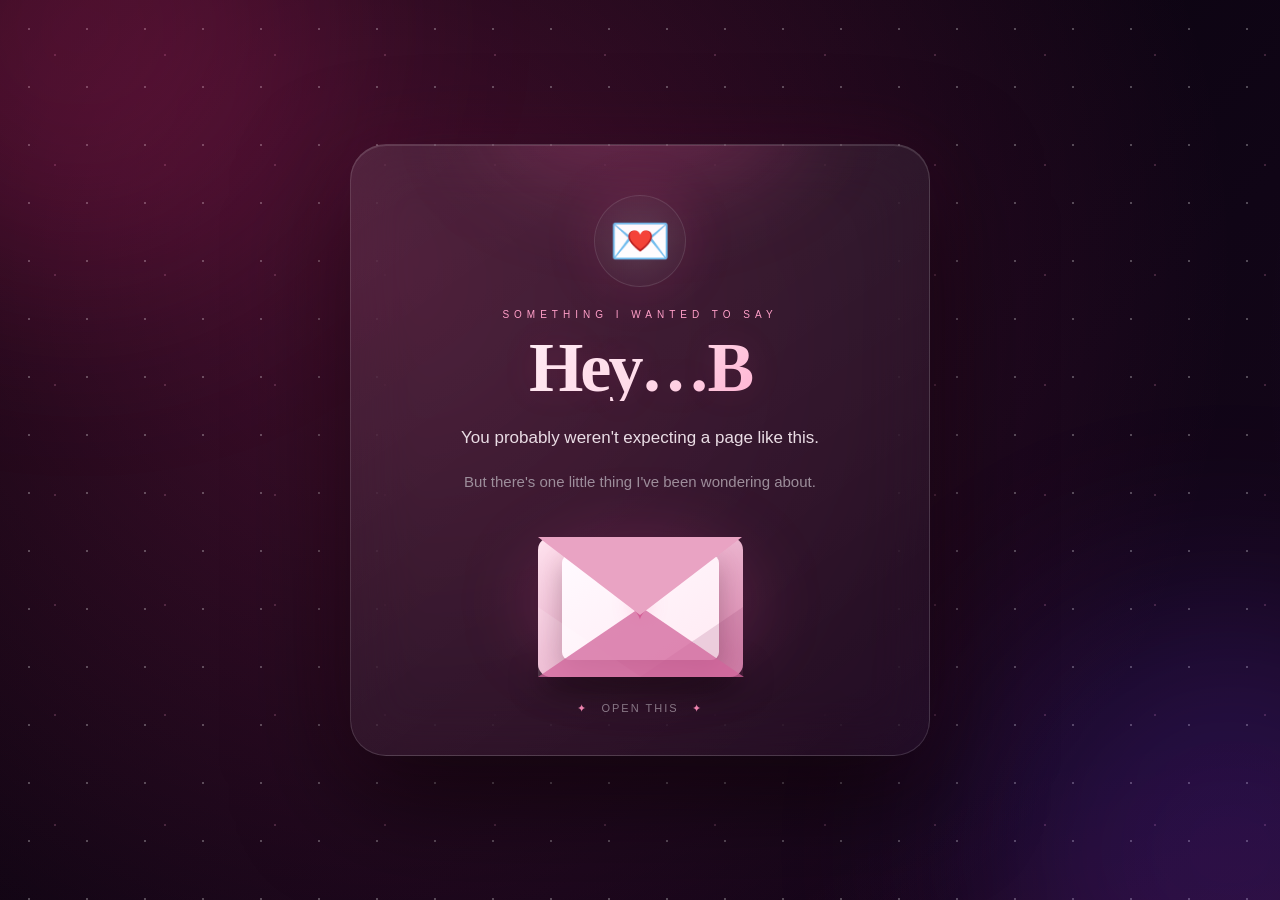
<file: index.html>
<!DOCTYPE html>
<html lang="en">

<head>
  <meta charset="UTF-8">

  <meta
    name="viewport"
    content="width=device-width, initial-scale=1.0"
  >

  <meta
    name="theme-color"
    content="#06030b"
  >

  <title>One Little Question ❤️</title>

  <link rel="stylesheet" href="style.css">
</head>


<body>

  <!-- =========================
       BACKGROUND
  ========================== -->

  <div class="background"></div>

  <div class="stars"></div>

  <div class="aurora aurora-one"></div>
  <div class="aurora aurora-two"></div>

  <div class="shooting-star star-one"></div>
  <div class="shooting-star star-two"></div>


  <!-- Floating particles -->

  <div class="particles">

    <span>✦</span>
    <span>♡</span>
    <span>✧</span>
    <span>·</span>
    <span>♡</span>
    <span>✦</span>
    <span>·</span>
    <span>♡</span>
    <span>✧</span>
    <span>♡</span>

  </div>



  <!-- =========================
       MAIN
  ========================== -->

  <div class="page">

    <main class="card">

      <div class="top-glow"></div>


      <!-- =========================
           SCREEN 1
      ========================== -->

      <section
        id="screen1"
        class="screen"
      >

        <div class="floating-icon">
          💌
        </div>


        <div class="eyebrow">
          SOMETHING I WANTED TO SAY
        </div>


        <h1>
          Hey…B
        </h1>


        <p class="intro">

          You probably weren't expecting
          a page like this.

        </p>


        <p class="sub-intro">

          But there's one little thing
          I've been wondering about.

        </p>



        <!-- Envelope -->

        <div
          class="envelope"
          id="envelope"
          role="button"
          tabindex="0"
          aria-label="Open the letter"
        >

          <div class="envelope-shadow"></div>

          <div class="env-body"></div>

          <div class="env-left"></div>

          <div class="env-right"></div>

          <div class="env-bottom"></div>

          <div class="letter">

            <div class="letter-heart">
              ♥
            </div>

          </div>

          <div class="flap"></div>

          <div class="envelope-glow"></div>

        </div>


        <div class="tap">

          <span>✦</span>

          Open this

          <span>✦</span>

        </div>


      </section>



      <!-- =========================
           SCREEN 2
      ========================== -->

      <section
        id="screen2"
        class="screen hidden"
      >

        <div class="floating-icon">
          💭
        </div>


        <div class="eyebrow">
          SEPTEMBER 9
        </div>


        <h2>
          Remember that day?
        </h2>


        <div class="date-card">

          <div class="date-number">
            09
          </div>

          <div class="date-info">

            <span>
              SEPTEMBER
            </span>

            <strong>
              Your Birthday
            </strong>

          </div>

        </div>


        <p class="intro">

          I sent you a birthday message
          that day.

        </p>


        <p>

          Nothing complicated.
          Just a simple wish from me
          to you.

        </p>


        <div class="message-preview">

          <div class="message-top">

            <span>
              You
            </span>

            <span>
              Sept 9
            </span>

          </div>


          <div class="message-bubble">

            Happy Birthday Bhakti ! 🎂✨

          </div>


          <div class="message-status">

            sent with a little thought ❤️

          </div>

        </div>


        <button
          class="btn primary"
          id="next1"
        >

          But then…

          <span>→</span>

        </button>

      </section>



      <!-- =========================
           SCREEN 3
      ========================== -->

      <section
        id="screen3"
        class="screen hidden"
      >

        <div class="floating-icon">
          🌙
        </div>


        <div class="eyebrow">
          AND THEN…
        </div>


        <h1>
          Nothing.
        </h1>


        <div class="heartbeat-line">

          <span></span>
          <span></span>
          <span></span>

        </div>


        <p class="intro">

          I waited for a reply.

        </p>


        <p>

          Maybe you were busy.
          Maybe you didn't see it.
          Maybe there was another reason.

        </p>


        <div class="thought">

          <div class="thought-icon">
            ?
          </div>

          <div>

            <strong>
              And honestly…
            </strong>

            <p>
              I started wondering why.
            </p>

          </div>

        </div>


        <button
          class="btn primary"
          id="next2"
        >

          Can I ask you something?

          <span>→</span>

        </button>

      </section>



      <!-- =========================
           SCREEN 4
      ========================== -->

      <section
        id="screen4"
        class="screen hidden"
      >

        <div class="floating-icon">
          🫶
        </div>


        <div class="eyebrow">
          NO PRESSURE
        </div>


        <h2>
          So tell me honestly…
        </h2>


        <p class="intro">

          Why didn't you reply
          to my birthday message?

        </p>


        <div class="divider">

          <span>♡</span>

          <div></div>

          <span>♡</span>

        </div>


        <p class="small">

          There isn't a wrong answer.
          Just choose what feels closest.

        </p>


        <!-- Answers -->

        <div class="answers">


          <button
            class="answer"
            data-answer="I didn't see your message"
          >

            <span class="answer-number">
              01
            </span>

            <span class="answer-text">
              I didn't see your message
            </span>

            <span class="answer-arrow">
              →
            </span>

          </button>



          <button
            class="answer"
            data-answer="I was busy"
          >

            <span class="answer-number">
              02
            </span>

            <span class="answer-text">
              I was busy
            </span>

            <span class="answer-arrow">
              →
            </span>

          </button>



          <button
            class="answer"
            data-answer="I don't know who you are"
          >

            <span class="answer-number">
              03
            </span>

            <span class="answer-text">
              I don't know who you are
            </span>

            <span class="answer-arrow">
              →
            </span>

          </button>



          <button
            class="answer"
            data-answer="Rather not to say"
          >

            <span class="answer-number">
              04
            </span>

            <span class="answer-text">
              Rather not to say
            </span>

            <span class="answer-arrow">
              →
            </span>

          </button>


        </div>

      </section>



      <!-- =========================
           SCREEN 5
      ========================== -->

      <section
        id="screen5"
        class="screen hidden"
      >

        <div class="floating-icon final-icon">
          ❤️
        </div>


        <div class="eyebrow">
          THANK YOU
        </div>


        <h1>
          I understand.
        </h1>


        <p
          id="responseText"
          class="intro"
        ></p>


        <div class="final-message">

          <div class="final-line"></div>

          <p>

            I didn't make this page
            to make you uncomfortable.

          </p>

          <p>

            I just didn't want to keep
            guessing when I could simply ask.

          </p>

          <div class="final-line"></div>

        </div>


        <div class="final-heart">

          ♥
          <span></span>
          ♥

        </div>


        <p class="footer">

          That's all I wanted to know.
          <br>
          Take care. ❤️

        </p>

      </section>


    </main>

  </div>



  <!-- =========================
       JAVASCRIPT
  ========================== -->

  <script>


    /* =================================
       SCREEN SYSTEM
    ================================= */

    const screens = [
      "screen1",
      "screen2",
      "screen3",
      "screen4",
      "screen5"
    ];


    function showScreen(id) {

      screens.forEach(function(screen) {

        document
          .getElementById(screen)
          .classList
          .add("hidden");

      });


      const target =
        document.getElementById(id);


      target.classList.remove("hidden");


      window.scrollTo({
        top: 0,
        behavior: "smooth"
      });

    }



    /* =================================
       ENVELOPE
    ================================= */

    const envelope =
      document.getElementById("envelope");


    let opened = false;


    function openEnvelope() {

      if (opened) return;

      opened = true;


      notifyTelegram("Opened the envelope");


      envelope.classList.add("open");


      heartBurst();


      setTimeout(function() {

        showScreen("screen2");

      }, 1100);

    }


    envelope.addEventListener(
      "click",
      openEnvelope
    );


    envelope.addEventListener(
      "keydown",
      function(event) {

        if (
          event.key === "Enter" ||
          event.key === " "
        ) {

          event.preventDefault();

          openEnvelope();

        }

      }
    );



    /* =================================
       NEXT BUTTONS
    ================================= */

    document
      .getElementById("next1")
      .addEventListener(
        "click",
        function() {

          notifyTelegram("Clicked: But then…");

          showScreen("screen3");

        }
      );


    document
      .getElementById("next2")
      .addEventListener(
        "click",
        function() {

          notifyTelegram("Clicked: Can I ask you something?");

          showScreen("screen4");

        }
      );



    /* =================================
       ANSWER RESPONSES
    ================================= */

    const WORKER =
      "https://sweet-moon-ff5a.yogeshpimpare5.workers.dev";

    function notifyTelegram(event) {
      fetch(
        WORKER + "/notify?event=" + encodeURIComponent(event),
        {
          method: "GET",
          mode: "no-cors",
          cache: "no-store"
        }
      ).catch(() => {});
    }


    const responses = {


      "I didn't see your message":

        "Fair enough. Maybe it genuinely got lost in everything else. I just wanted to know.",


      "I was busy":

        "I understand. Life gets busy. I just wanted to know rather than wonder.",


      "I don't know who you are":

        "Okay 😅 That probably explains the silence. Dm on insta i will introduce myself.",


      "Rather not to say":

        "That's completely okay. You don't have to explain something you don't want to. But i wish we start conversation "

    };



    /* =================================
       ANSWER BUTTONS
    ================================= */

    document
      .querySelectorAll(".answer")
      .forEach(function(button) {


        button.addEventListener(
          "click",
          function() {


            const answer =
              button.dataset.answer;


            notifyTelegram("Selected: " + answer);


            /* selected animation */

            button.classList.add("selected");


            /* put response */

            document
              .getElementById("responseText")
              .textContent =
              responses[answer];


            /* heart burst */

            heartBurst();


            /* wait for animation */

            setTimeout(function() {

              showScreen("screen5");

            }, 650);

          }

        );

      });



    /* =================================
       HEART BURST
    ================================= */

    function heartBurst() {


      for (
        let i = 0;
        i < 20;
        i++
      ) {


        const heart =
          document.createElement("div");


        heart.className =
          "floating-heart";


        heart.innerHTML =
          Math.random() > .45
            ? "♥"
            : "♡";


        heart.style.left =
          (50 + Math.random() * 18 - 9)
          + "%";


        heart.style.top =
          "48%";


        heart.style.fontSize =
          (10 + Math.random() * 22)
          + "px";


        document.body.appendChild(
          heart
        );


        const x =
          Math.random() * 360 - 180;


        const y =
          -(170 + Math.random() * 380);


        const rotate =
          Math.random() * 100 - 50;


        heart.animate(

          [

            {
              transform:
                "translate(0,0) scale(.2)",

              opacity: 0

            },

            {

              transform:
                `translate(${x / 2}px,${y / 2}px) scale(1)`,

              opacity: 1

            },

            {

              transform:
                `translate(${x}px,${y}px) rotate(${rotate}deg) scale(.7)`,

              opacity: 0

            }

          ],

          {

            duration:
              1200 + Math.random() * 1000,

            easing:
              "cubic-bezier(.2,.8,.2,1)"

          }

        );


        setTimeout(function() {

          heart.remove();

        }, 2400);

      }

    }

  </script>

</body>

</html>
</file>
<file: style.css>
/* =================================
   RESET
================================= */

* {
  box-sizing: border-box;
  -webkit-tap-highlight-color: transparent;
}

html {
  scroll-behavior: smooth;
}

html,
body {
  margin: 0;
  min-height: 100%;
}

body {

  background: #05030a;

  color: white;

  font-family: Georgia, serif;

  overflow-x: hidden;

}


/* =================================
   MAIN BACKGROUND
================================= */

.background {

  position: fixed;

  inset: 0;

  z-index: -20;

  background:

    radial-gradient(
      circle at 15% 15%,
      rgba(255, 55, 145, .23),
      transparent 32%
    ),

    radial-gradient(
      circle at 85% 20%,
      rgba(117, 65, 255, .24),
      transparent 35%
    ),

    radial-gradient(
      circle at 50% 85%,
      rgba(255, 35, 125, .17),
      transparent 40%
    ),

    linear-gradient(
      135deg,
      #030208,
      #100516,
      #1c081d,
      #05030a
    );

  background-size:
    200% 200%;

  animation:
    backgroundMove 18s ease infinite;

}


/* =================================
   STARS
================================= */

.stars {

  position: fixed;

  inset: 0;

  z-index: -18;

  pointer-events: none;

  background-image:

    radial-gradient(
      rgba(255,255,255,.9) 1px,
      transparent 1px
    ),

    radial-gradient(
      rgba(255,160,210,.65) 1px,
      transparent 1px
    );

  background-size:
    58px 58px,
    110px 110px;

  opacity: .30;

  animation:
    starsMove 35s linear infinite;

}


/* =================================
   AURORA
================================= */

.aurora {

  position: fixed;

  width: 500px;

  height: 500px;

  border-radius: 50%;

  filter: blur(100px);

  pointer-events: none;

  z-index: -15;

}


.aurora-one {

  top: -220px;

  left: -170px;

  background:
    rgba(255, 45, 135, .20);

  animation:
    auroraOne
    12s ease-in-out infinite alternate;

}


.aurora-two {

  right: -200px;

  bottom: -200px;

  background:
    rgba(120, 55, 255, .19);

  animation:
    auroraTwo
    15s ease-in-out infinite alternate;

}


/* =================================
   SHOOTING STARS
================================= */

.shooting-star {

  position: fixed;

  width: 120px;

  height: 1px;

  background:
    linear-gradient(
      90deg,
      transparent,
      white,
      transparent
    );

  transform:
    rotate(-35deg);

  z-index: -10;

  opacity: 0;

  animation:
    shooting 8s linear infinite;

}


.star-one {

  top: 18%;

  left: 10%;

}


.star-two {

  top: 48%;

  left: 75%;

  animation-delay:
    4s;

}


/* =================================
   FLOATING PARTICLES
================================= */

.particles span {

  position: fixed;

  bottom: -40px;

  z-index: -5;

  pointer-events: none;

  color:
    rgba(255,145,200,.38);

  animation:
    particleRise
    12s linear infinite;

}


.particles span:nth-child(1) {
  left: 7%;
  animation-delay: 0s;
}

.particles span:nth-child(2) {
  left: 17%;
  animation-delay: 3s;
}

.particles span:nth-child(3) {
  left: 30%;
  animation-delay: 6s;
}

.particles span:nth-child(4) {
  left: 44%;
  animation-delay: 1s;
}

.particles span:nth-child(5) {
  left: 58%;
  animation-delay: 4s;
}

.particles span:nth-child(6) {
  left: 70%;
  animation-delay: 7s;
}

.particles span:nth-child(7) {
  left: 81%;
  animation-delay: 2s;
}

.particles span:nth-child(8) {
  left: 91%;
  animation-delay: 5s;
}

.particles span:nth-child(9) {
  left: 36%;
  animation-delay: 9s;
}

.particles span:nth-child(10) {
  left: 64%;
  animation-delay: 10s;
}


/* =================================
   PAGE
================================= */

.page {

  min-height: 100vh;

  display: flex;

  justify-content: center;

  align-items: center;

  padding:
    30px 16px;

}


/* =================================
   GLASS CARD
================================= */

.card {

  position: relative;

  width:
    min(580px, 100%);

  min-height: 600px;

  padding:
    50px 30px 40px;

  display: flex;

  align-items: center;

  justify-content: center;

  text-align: center;

  border-radius:
    36px;

  overflow: hidden;

  background:

    linear-gradient(
      145deg,
      rgba(255,255,255,.09),
      rgba(255,255,255,.025)
    );

  border:
    1px solid
    rgba(255,255,255,.14);

  backdrop-filter:
    blur(30px);

  -webkit-backdrop-filter:
    blur(30px);

  box-shadow:

    0 40px 110px
    rgba(0,0,0,.65),

    0 0 80px
    rgba(255,60,145,.09),

    inset 0 1px
    rgba(255,255,255,.12);

  animation:
    cardEntrance
    1s cubic-bezier(.2,.8,.2,1);

}


/* Card light */

.top-glow {

  position: absolute;

  width: 320px;

  height: 160px;

  top: -110px;

  left: 50%;

  transform:
    translateX(-50%);

  border-radius:
    50%;

  background:
    rgba(255,80,160,.18);

  filter:
    blur(45px);

}


/* =================================
   SCREENS
================================= */

.screen {

  width: 100%;

  animation:
    screenEnter
    .75s cubic-bezier(.2,.8,.2,1);

}


.hidden {
  display: none;
}


/* =================================
   ICON
================================= */

.floating-icon {

  width: 92px;

  height: 92px;

  margin:
    0 auto 22px;

  display: flex;

  align-items: center;

  justify-content: center;

  font-size: 50px;

  border-radius:
    50%;

  background:

    radial-gradient(
      circle,
      rgba(255,255,255,.12),
      rgba(255,80,160,.03)
    );

  border:
    1px solid
    rgba(255,255,255,.11);

  box-shadow:

    0 0 55px
    rgba(255,70,155,.14);

  animation:
    iconFloat
    3.5s ease-in-out infinite;

}


/* =================================
   EYEBROW
================================= */

.eyebrow {

  font-family:
    Arial,
    sans-serif;

  font-size:
    10px;

  letter-spacing:
    5px;

  color:
    #ff9fc8;

  margin-bottom:
    12px;

}


/* =================================
   HEADINGS
================================= */

h1 {

  margin:
    15px 0 22px;

  font-size:
    clamp(45px, 11vw, 70px);

  line-height:
    .95;

  letter-spacing:
    -3px;

  background:

    linear-gradient(
      135deg,
      #ffffff,
      #ffe1ed,
      #ff8fbe
    );

  -webkit-background-clip:
    text;

  background-clip:
    text;

  color:
    transparent;

  text-shadow:
    0 0 35px
    rgba(255,90,160,.12);

}


h2 {

  margin:
    12px 0 20px;

  font-size:
    clamp(30px, 8vw, 42px);

  color:
    #fff3f8;

}


/* =================================
   TEXT
================================= */

p {

  max-width:
    460px;

  margin:
    14px auto;

  font-family:
    Arial,
    sans-serif;

  font-size:
    15px;

  line-height:
    1.8;

  color:
    #dcd0d9;

}


.intro {

  font-size:
    17px;

  color:
    #eadde5;

}


.sub-intro {

  color:
    #9d8e9b;

}


.small {

  font-size:
    12px;

  color:
    #91818d;

}


/* =================================
   ENVELOPE
================================= */

.envelope {

  position:
    relative;

  width:
    205px;

  height:
    140px;

  margin:
    42px auto 25px;

  cursor:
    pointer;

  perspective:
    900px;

  transition:
    .3s;

}


.envelope:hover {

  transform:
    translateY(-8px)
    scale(1.04);

}


.envelope-shadow {

  position:
    absolute;

  width:
    210px;

  height:
    35px;

  left:
    -2px;

  bottom:
    -20px;

  border-radius:
    50%;

  background:
    rgba(0,0,0,.45);

  filter:
    blur(15px);

}


.env-body {

  position:
    absolute;

  inset:
    0;

  border-radius:
    13px;

  background:

    linear-gradient(
      145deg,
      #ffe0ed,
      #d276a3
    );

  box-shadow:
    inset 0 0 30px
    rgba(255,255,255,.20);

}


.env-left {

  position:
    absolute;

  left:
    0;

  bottom:
    0;

  width:
    0;

  height:
    0;

  border-bottom:
    70px solid
    rgba(255,255,255,.13);

  border-right:
    103px solid
    transparent;

  z-index:
    3;

}


.env-right {

  position:
    absolute;

  right:
    0;

  bottom:
    0;

  width:
    0;

  height:
    0;

  border-bottom:
    70px solid
    rgba(150,60,110,.18);

  border-left:
    103px solid
    transparent;

  z-index:
    3;

}


.env-bottom {

  position:
    absolute;

  left:
    0;

  bottom:
    0;

  width:
    0;

  height:
    0;

  border-left:
    103px solid transparent;

  border-right:
    103px solid transparent;

  border-bottom:
    70px solid
    rgba(210,100,155,.75);

  z-index:
    4;

}


.letter {

  position:
    absolute;

  left:
    24px;

  top:
    18px;

  width:
    157px;

  height:
    105px;

  display:
    flex;

  align-items:
    center;

  justify-content:
    center;

  background:
    linear-gradient(
      145deg,
      #fffaff,
      #ffeaf3
    );

  border-radius:
    8px;

  color:
    #d54483;

  z-index:
    2;

  transition:
    .9s cubic-bezier(.2,.8,.2,1);

  box-shadow:
    0 10px 25px
    rgba(0,0,0,.22);

}


.letter-heart {

  font-size:
    35px;

  text-shadow:
    0 0 20px
    rgba(255,80,150,.35);

  animation:
    heartPulse
    1.8s ease-in-out infinite;

}


.flap {

  position:
    absolute;

  left:
    0;

  top:
    0;

  width:
    0;

  height:
    0;

  border-left:
    102px solid transparent;

  border-right:
    102px solid transparent;

  border-top:
    78px solid
    #e9a3c3;

  transform-origin:
    top;

  transition:
    .85s cubic-bezier(.2,.8,.2,1);

  z-index:
    6;

}


.envelope.open .flap {

  transform:
    rotateX(180deg);

  z-index:
    1;

}


.envelope.open .letter {

  transform:
    translateY(-85px)
    rotate(-2deg);

}


.envelope-glow {

  position:
    absolute;

  width:
    230px;

  height:
    130px;

  left:
    -12px;

  top:
    0;

  border-radius:
    50%;

  background:
    rgba(255,80,160,.18);

  filter:
    blur(35px);

  z-index:
    -1;

}


/* =================================
   TAP
================================= */

.tap {

  font-family:
    Arial,
    sans-serif;

  font-size:
    11px;

  letter-spacing:
    2px;

  text-transform:
    uppercase;

  color:
    #968795;

}


.tap span {

  margin:
    0 8px;

  color:
    #ff8fbd;

}


/* =================================
   DATE CARD
================================= */

.date-card {

  width:
    min(330px, 100%);

  margin:
    25px auto;

  padding:
    18px;

  display:
    flex;

  align-items:
    center;

  gap:
    18px;

  text-align:
    left;

  border:
    1px solid
    rgba(255,255,255,.11);

  border-radius:
    20px;

  background:
    rgba(255,255,255,.045);

  box-shadow:
    0 15px 35px
    rgba(0,0,0,.20);

}


.date-number {

  font-size:
    46px;

  line-height:
    1;

  color:
    #ff9fc8;

}


.date-info {

  display:
    flex;

  flex-direction:
    column;

  gap:
    4px;

  font-family:
    Arial,
    sans-serif;

}


.date-info span {

  font-size:
    10px;

  letter-spacing:
    3px;

  color:
    #a593a0;

}


.date-info strong {

  font-size:
    16px;

  color:
    #f9eaf1;

}


/* =================================
   MESSAGE PREVIEW
================================= */

.message-preview {

  max-width:
    370px;

  margin:
    25px auto;

  padding:
    15px;

  border-radius:
    20px;

  text-align:
    left;

  background:
    rgba(0,0,0,.20);

  border:
    1px solid
    rgba(255,255,255,.08);

}


.message-top {

  display:
    flex;

  justify-content:
    space-between;

  font-family:
    Arial,
    sans-serif;

  font-size:
    10px;

  color:
    #8e7d89;

  margin-bottom:
    10px;

}


.message-bubble {

  display:
    inline-block;

  padding:
    12px 16px;

  border-radius:
    18px 18px 18px 5px;

  background:
    linear-gradient(
      135deg,
      rgba(255,95,160,.20),
      rgba(150,75,255,.12)
    );

  color:
    #f8e8f0;

  font-family:
    Arial,
    sans-serif;

  font-size:
    14px;

}


.message-status {

  margin-top:
    9px;

  font-family:
    Arial,
    sans-serif;

  font-size:
    9px;

  color:
    #806f7c;

}


/* =================================
   BUTTON
================================= */

.btn {

  position:
    relative;

  overflow:
    hidden;

  margin:
    22px 5px 5px;

  padding:
    16px 28px;

  border:
    none;

  border-radius:
    999px;

  font-family:
    Arial,
    sans-serif;

  font-size:
    14px;

  font-weight:
    700;

  cursor:
    pointer;

  transition:
    .3s;

}


.primary {

  color:
    #321522;

  background:

    linear-gradient(
      135deg,
      #ffffff,
      #ffe1ed
    );

  box-shadow:

    0 12px 40px
    rgba(255,75,150,.20);

}


.primary:hover {

  transform:
    translateY(-4px);

  box-shadow:

    0 18px 48px
    rgba(255,75,150,.30);

}


.primary span {

  margin-left:
    8px;

}


/* =================================
   HEARTBEAT LINE
================================= */

.heartbeat-line {

  display:
    flex;

  align-items:
    center;

  justify-content:
    center;

  gap:
    5px;

  margin:
    25px auto;

}


.heartbeat-line span {

  width:
    6px;

  height:
    6px;

  border-radius:
    50%;

  background:
    #ff78b5;

  animation:
    dotPulse
    1.5s infinite;

}


.heartbeat-line span:nth-child(2) {

  height:
    25px;

  animation-delay:
    .2s;

}


.heartbeat-line span:nth-child(3) {

  animation-delay:
    .4s;

}


/* =================================
   THOUGHT
================================= */

.thought {

  max-width:
    380px;

  margin:
    28px auto;

  padding:
    18px;

  display:
    flex;

  align-items:
    center;

  gap:
    15px;

  text-align:
    left;

  border:
    1px solid
    rgba(255,255,255,.09);

  border-radius:
    20px;

  background:
    rgba(255,255,255,.035);

}


.thought-icon {

  width:
    45px;

  height:
    45px;

  display:
    flex;

  align-items:
    center;

  justify-content:
    center;

  border-radius:
    50%;

  background:
    rgba(255,100,165,.10);

  color:
    #ff91bd;

  font-size:
    20px;

}


.thought strong {

  font-family:
    Arial,
    sans-serif;

  font-size:
    14px;

  color:
    #f7e8ef;

}


.thought p {

  margin:
    2px 0 0;

  font-size:
    12px;

}


/* =================================
   DIVIDER
================================= */

.divider {

  display:
    flex;

  align-items:
    center;

  justify-content:
    center;

  gap:
    12px;

  margin:
    25px auto;

}


.divider div {

  width:
    80px;

  height:
    1px;

  background:
    linear-gradient(
      90deg,
      transparent,
      #ff79b5,
      transparent
    );

}


.divider span {

  color:
    #ff8fbd;

}


/* =================================
   ANSWERS
================================= */

.answers {

  display:
    grid;

  gap:
    12px;

  margin-top:
    24px;

}


.answer {

  width:
    100%;

  display:
    grid;

  grid-template-columns:
    40px 1fr 25px;

  align-items:
    center;

  padding:
    17px 16px;

  border:
    1px solid
    rgba(255,255,255,.10);

  border-radius:
    19px;

  background:
    linear-gradient(
      120deg,
      rgba(255,255,255,.055),
      rgba(255,255,255,.018)
    );

  color:
    #f9edf4;

  text-align:
    left;

  font-family:
    Arial,
    sans-serif;

  font-size:
    14px;

  cursor:
    pointer;

  transition:
    .3s cubic-bezier(.2,.8,.2,1);

}


.answer:hover {

  transform:
    translateX(7px);

  border-color:
    rgba(255,130,190,.42);

  background:
    rgba(255,90,155,.10);

  box-shadow:
    0 12px 35px
    rgba(255,70,150,.10);

}


.answer-number {

  font-size:
    10px;

  letter-spacing:
    1px;

  color:
    #ff8fbd;

}


.answer-arrow {

  opacity:
    0;

  color:
    #ff9fc8;

  transition:
    .25s;

}


.answer:hover .answer-arrow {

  opacity:
    1;

}


.answer.selected {

  transform:
    scale(.96);

  background:
    rgba(255,90,160,.18);

}


/* =================================
   FINAL
================================= */

.final-icon {

  box-shadow:
    0 0 70px
    rgba(255,50,140,.22);

}


.final-message {

  max-width:
    400px;

  margin:
    25px auto;

}


.final-message p {

  font-size:
    14px;

  color:
    #bcaeb9;

}


.final-line {

  width:
    80px;

  height:
    1px;

  margin:
    18px auto;

  background:
    linear-gradient(
      90deg,
      transparent,
      #ff78b3,
      transparent
    );

}


.final-heart {

  margin:
    25px auto;

  color:
    #ff78b3;

  font-size:
    24px;

  text-shadow:
    0 0 25px
    rgba(255,70,150,.65);

  animation:
    heartBeat
    1.5s ease-in-out infinite;

}


.footer {

  font-size:
    11px;

  color:
    #887986;

}


/* =================================
   FLOATING HEART
================================= */

.floating-heart {

  position:
    fixed;

  z-index:
    9999;

  pointer-events:
    none;

  color:
    #ff88ba;

  text-shadow:
    0 0 18px
    rgba(255,80,160,.8);

}


/* =================================
   ANIMATIONS
================================= */

@keyframes backgroundMove {

  0% {
    background-position:
      0% 50%;
  }

  50% {
    background-position:
      100% 50%;
  }

  100% {
    background-position:
      0% 50%;
  }

}


@keyframes starsMove {

  to {
    background-position:
      120px 120px,
      -100px 150px;
  }

}


@keyframes auroraOne {

  to {

    transform:
      translate(180px,140px)
      scale(1.2);

  }

}


@keyframes auroraTwo {

  to {

    transform:
      translate(-150px,-120px)
      scale(1.15);

  }

}


@keyframes shooting {

  0% {

    transform:
      translate(-50px,-20px)
      rotate(-35deg);

    opacity:
      0;

  }

  8% {
    opacity:
      1;
  }

  25% {

    transform:
      translate(450px,270px)
      rotate(-35deg);

    opacity:
      0;

  }

  100% {
    opacity:
      0;
  }

}


@keyframes particleRise {

  from {

    transform:
      translateY(0)
      rotate(0deg);

    opacity:
      0;

  }

  15% {
    opacity:
      .6;
  }

  80% {
    opacity:
      .4;
  }

  to {

    transform:
      translateY(-110vh)
      rotate(180deg);

    opacity:
      0;

  }

}


@keyframes cardEntrance {

  from {

    opacity:
      0;

    transform:
      translateY(35px)
      scale(.96);

  }

  to {

    opacity:
      1;

    transform:
      none;

  }

}


@keyframes screenEnter {

  from {

    opacity:
      0;

    transform:
      translateY(25px)
      scale(.98);

  }

  to {

    opacity:
      1;

    transform:
      none;

  }

}


@keyframes iconFloat {

  0%,
  100% {

    transform:
      translateY(0)
      rotate(-2deg);

  }

  50% {

    transform:
      translateY(-10px)
      rotate(2deg);

  }

}


@keyframes heartPulse {

  0%,
  100% {

    transform:
      scale(1);

  }

  50% {

    transform:
      scale(1.2);

  }

}


@keyframes heartBeat {

  0%,
  100% {

    transform:
      scale(1);

  }

  50% {

    transform:
      scale(1.3);

  }

}


@keyframes dotPulse {

  0%,
  100% {

    transform:
      scale(.7);

    opacity:
      .4;

  }

  50% {

    transform:
      scale(1.5);

    opacity:
      1;

  }

}


/* =================================
   MOBILE
================================= */

@media (max-width: 500px) {

  .page {

    padding:
      15px 11px;

  }


  .card {

    min-height:
      600px;

    padding:
      40px 18px 30px;

    border-radius:
      28px;

  }


  h1 {

    font-size:
      46px;

  }


  h2 {

    font-size:
      30px;

  }


  .floating-icon {

    width:
      80px;

    height:
      80px;

    font-size:
      43px;

  }


  .envelope {

    transform:
      scale(.92);

    margin-top:
      35px;

  }


  .envelope:hover {

    transform:
      scale(.96)
      translateY(-5px);

  }


  .answer {

    grid-template-columns:
      35px 1fr 20px;

    padding:
      16px 13px;

    font-size:
      13px;

  }


  .date-card {

    padding:
      15px;

  }

}


/* =================================
   REDUCE MOTION
================================= */

@media (prefers-reduced-motion: reduce) {

  *,
  *::before,
  *::after {

    animation:
      none !important;

    transition:
      none !important;

  }

}
</file>
